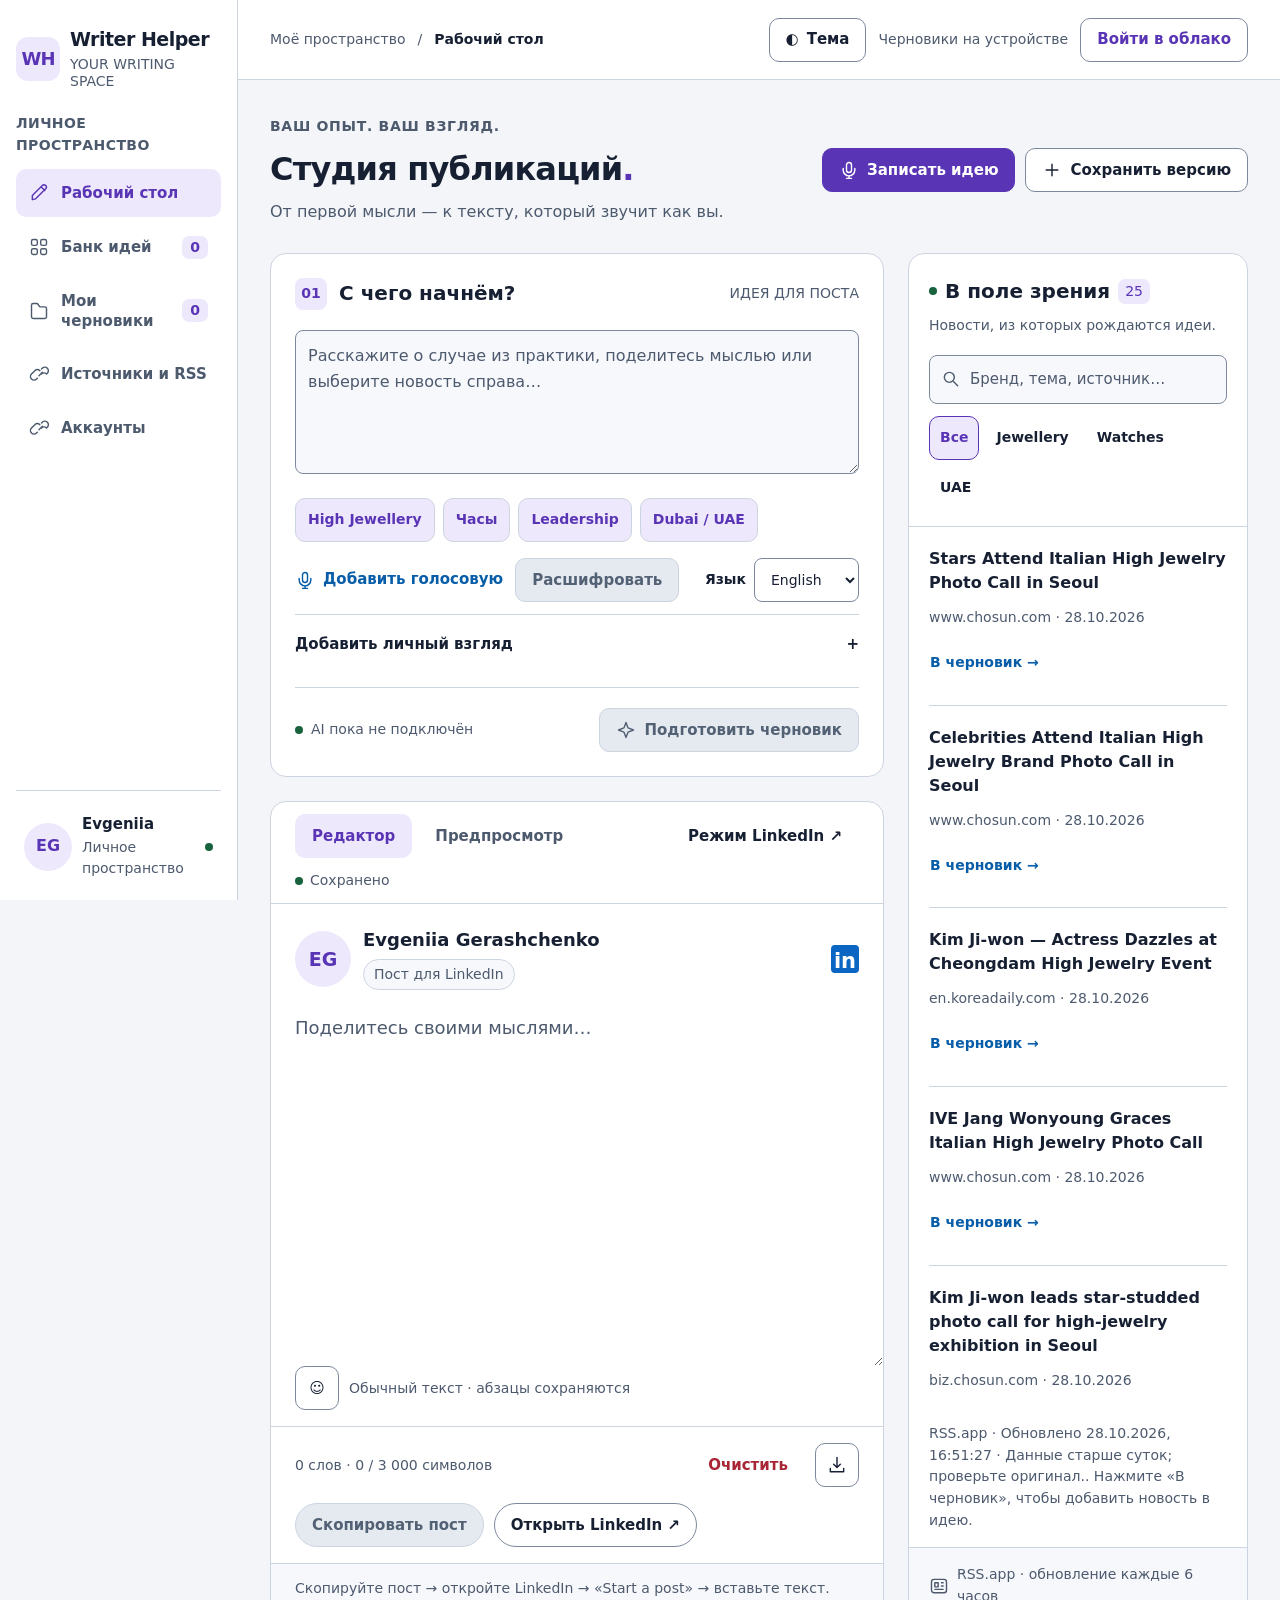
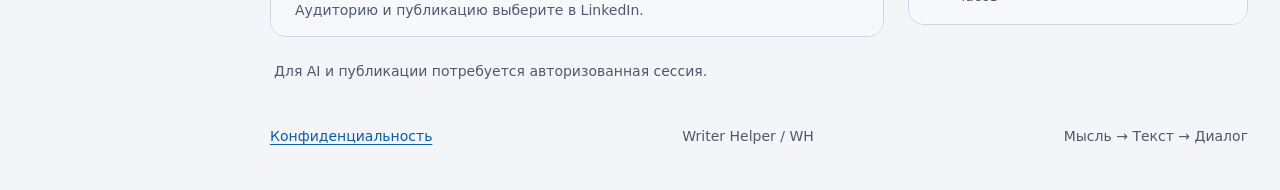
<file: index.html>
<!doctype html>
<html lang="ru">
<head>
<meta charset="utf-8"><meta name="viewport" content="width=device-width,initial-scale=1">
<meta name="theme-color" content="#f3f5f8"><meta name="description" content="Личное пространство для идей, профессиональных новостей и публикаций.">
<title>Writer Helper — WH</title>
<link rel="stylesheet" href="./style.css?v=wh3"><script type="module" src="./app.js?v=wh3"></script>
<script src="./theme.js?v=wh3"></script>
</head>
<body>
<svg class="svg-defs" xmlns="http://www.w3.org/2000/svg"><symbol id="i-pen" viewBox="0 0 24 24"><path d="m15 5 4 4M4 20l4-1L20 7a2.8 2.8 0 0 0-4-4L4 15z"/></symbol><symbol id="i-grid" viewBox="0 0 24 24"><rect x="3" y="3" width="7" height="7" rx="2"/><rect x="14" y="3" width="7" height="7" rx="2"/><rect x="3" y="14" width="7" height="7" rx="2"/><rect x="14" y="14" width="7" height="7" rx="2"/></symbol><symbol id="i-news" viewBox="0 0 24 24"><rect x="3" y="4" width="18" height="16" rx="3"/><path d="M7 8h4v5H7zM15 8h2m-2 4h2M7 16h10"/></symbol><symbol id="i-folder" viewBox="0 0 24 24"><path d="M3 7V5a2 2 0 0 1 2-2h5l3 4h6a2 2 0 0 1 2 2v10a2 2 0 0 1-2 2H5a2 2 0 0 1-2-2z"/></symbol><symbol id="i-link" viewBox="0 0 24 24"><path d="m10 13 4-4m-6 7-1 1a4 4 0 0 1-6-6l4-4a4 4 0 0 1 6 0m2 4a4 4 0 0 1 6 0l1-1a4 4 0 0 0-6-6l-1 1" transform="translate(2 1)"/></symbol><symbol id="i-mic" viewBox="0 0 24 24"><rect x="9" y="3" width="6" height="12" rx="3"/><path d="M5 10v2a7 7 0 0 0 14 0v-2m-7 9v3m-3 0h6"/></symbol><symbol id="i-arrow" viewBox="0 0 24 24"><path d="M5 12h14m-6-6 6 6-6 6"/></symbol><symbol id="i-download" viewBox="0 0 24 24"><path d="M12 3v12m-4-4 4 4 4-4M4 16v4h16v-4"/></symbol><symbol id="i-check" viewBox="0 0 24 24"><path d="m5 12 4 4L19 6"/></symbol><symbol id="i-search" viewBox="0 0 24 24"><circle cx="10" cy="10" r="6"/><path d="m15 15 5 5"/></symbol><symbol id="i-spark" viewBox="0 0 24 24"><path d="m12 3 2.5 6.5L21 12l-6.5 2.5L12 21l-2.5-6.5L3 12l6.5-2.5z"/></symbol><symbol id="i-plus" viewBox="0 0 24 24"><path d="M12 5v14M5 12h14"/></symbol></svg>
<aside class="sidebar">
<a href="#workspace" class="brand" aria-label="Writer Helper, рабочий стол"><span class="brand-mark">WH</span><span>Writer Helper<small>YOUR WRITING SPACE</small></span></a>
<div class="space-label">ЛИЧНОЕ ПРОСТРАНСТВО</div>
<nav class="main-nav" aria-label="Главная навигация">
<button class="nav-item active" data-view="workspace" aria-current="page"><svg><use href="#i-pen"/></svg>Рабочий стол</button>
<button class="nav-item" data-view="ideas"><svg><use href="#i-grid"/></svg>Банк идей<span id="ideas-count" class="nav-count">0</span></button>
<button class="nav-item" data-view="library"><svg><use href="#i-folder"/></svg>Мои черновики<span id="library-count" class="nav-count">0</span></button>
<button class="nav-item" data-view="sources"><svg><use href="#i-link"/></svg>Источники и RSS</button>
<button class="nav-item" data-view="accounts"><svg><use href="#i-link"/></svg>Аккаунты</button></nav>
<div class="sidebar-note"><span class="tiny-dot"></span>Ваш профессиональный фокус<strong>High jewellery.<br>Retail leadership.<br>A point of view.</strong><p>Место, где опыт становится содержательным текстом.</p></div>
<div class="profile-card"><div class="avatar">EG</div><div><strong>Evgeniia</strong><span>Личное пространство</span></div><span class="profile-indicator"></span></div>
</aside>
<div class="app-shell">
<header class="topbar"><div class="breadcrumb">Моё пространство <span>/</span> <strong id="breadcrumb-current">Рабочий стол</strong></div><div class="topbar-right"><button id="theme-toggle" aria-label="Включить тёмную тему" aria-pressed="false">◐ <span>Тема</span></button><span class="private-label"><svg><use href="#i-check"/></svg>Черновики на устройстве</span><button id="cloud-login" class="cloud-login">Войти в облако</button><button id="cloud-logout" class="text-button" hidden>Выйти</button><span class="avatar small">EG</span></div></header>
<main>
<section id="view-workspace" class="view active-view" aria-label="Рабочий стол">
<div class="page-heading"><div><p class="eyebrow">ВАШ ОПЫТ. ВАШ ВЗГЛЯД.</p><h1>Студия публикаций<span>.</span></h1><p>От первой мысли — к тексту, который звучит как вы.</p></div><div class="actions"><button id="quick-capture" class="primary"><svg><use href="#i-mic"/></svg>Записать идею</button><button id="save-draft"><svg><use href="#i-plus"/></svg>Сохранить версию</button></div></div>
<div class="studio-grid">
<div class="composer-column">
<section class="idea-panel panel"><div class="panel-heading"><div class="panel-title"><span class="number">01</span><h2>С чего начнём?</h2></div><span class="subtle-label">ИДЕЯ ДЛЯ ПОСТА</span></div>
<label class="sr-only" for="idea">Ваша идея</label><textarea id="idea" class="idea-input" rows="3" placeholder="Расскажите о случае из практики, поделитесь мыслью или выберите новость справа…"></textarea>
<div class="topic-bar" aria-label="Темы публикаций"><button data-topic="High Jewellery: доверие, происхождение камней, мастерство">High Jewellery</button><button data-topic="Haute horlogerie: экспертиза продукта как преимущество бизнеса">Часы</button><button data-topic="Управление бутиком: команда, CRM и клиентский опыт">Leadership</button><button data-topic="Рынок luxury в Dubai / UAE: мой профессиональный взгляд">Dubai / UAE</button></div>
<div class="idea-tools"><label class="voice-upload" for="audio"><svg><use href="#i-mic"/></svg><span id="audio-label">Добавить голосовую</span><input id="audio" type="file" accept="audio/*,.m4a,.mp4,.webm"></label><button id="transcribe" class="text-button" title="Требуется подключение защищённого API">Расшифровать</button><div class="language-control"><label for="language">Язык</label><select id="language"><option value="en">English</option><option value="ru">Русский</option></select></div></div>
<details class="angle-details"><summary>Добавить личный взгляд <span>+</span></summary><label class="sr-only" for="angle">Ваш вывод или личный пример</label><textarea id="angle" rows="3" placeholder="Что в этой теме знаете именно вы? Какой опыт или вывод стоит добавить?"></textarea></details>
<div class="generate-row"><span class="api-state"><i></i>AI пока не подключён</span><button id="generate" class="primary" title="Генерация появится после подключения защищённого API"><svg><use href="#i-spark"/></svg>Подготовить черновик</button></div></section>
<section class="editor-panel panel"><div class="editor-toolbar"><div class="editor-tabs" role="tablist" aria-label="Режим редактора"><button id="edit-tab" class="selected" role="tab" aria-selected="true">Редактор</button><button id="preview-tab" tabindex="-1" role="tab" aria-selected="false">Предпросмотр</button></div><button id="expand-editor" class="text-button">Режим LinkedIn ↗</button><span id="save-indicator" class="save-indicator"><span class="tiny-dot"></span>Сохранено</span></div>
<div id="editing-surface"><div class="composer-author"><div class="avatar">EG</div><div><strong>Evgeniia Gerashchenko</strong><span class="audience-label">Пост для LinkedIn</span></div><span class="linkedin-logo" aria-label="LinkedIn">in</span></div><label class="sr-only" for="draft">Черновик публикации</label><textarea id="draft" rows="12" aria-describedby="post-length-warning transfer-note" placeholder="Поделитесь своими мыслями…"></textarea><div class="composer-tools"><button id="emoji-toggle" class="icon-button" aria-label="Добавить эмодзи" aria-expanded="false" aria-controls="emoji-picker">☺</button><span>Обычный текст · абзацы сохраняются</span><div id="emoji-picker" class="emoji-picker" role="group" aria-label="Выбрать эмодзи" hidden></div></div></div>
<div id="post-preview" class="post-preview" hidden><div class="post-author"><div class="avatar">EG</div><div><strong>Evgeniia Gerashchenko</strong><span>High Jewelry & Luxury Retail · Dubai</span><small>Предпросмотр публикации · LinkedIn</small></div><span class="linkedin-logo">in</span></div><div id="post-preview-text"></div></div>
<p id="post-length-warning" class="length-warning" role="status" hidden></p><div class="editor-bottom"><p id="word-count"></p><div class="actions"><button id="clear" class="text-button danger">Очистить</button><button id="download" class="icon-button" title="Скачать текст" aria-label="Скачать текст"><svg><use href="#i-download"/></svg></button></div><div class="transfer-actions"><button id="copy-post" class="primary copy-button">Скопировать пост</button><a id="open-linkedin" class="button-link" href="https://www.linkedin.com/feed/" target="_blank" rel="noopener noreferrer">Открыть LinkedIn ↗</a></div><button id="publish" hidden disabled>Публикация через API</button></div><p id="transfer-note" class="transfer-note">Скопируйте пост → откройте LinkedIn → «Start a post» → вставьте текст. Аудиторию и публикацию выберите в LinkedIn.</p><p id="transfer-status" class="transfer-note" role="status" hidden></p></section>
<p id="connection" class="connection-note" role="status">Проверяем подключение…</p>
</div>
<aside class="news-panel panel"><div class="news-header"><div class="news-heading"><span class="live-dot"></span><h2>В поле зрения</h2><span id="news-count" class="badge">RSS</span></div><p>Новости, из которых рождаются идеи.</p><div class="news-search"><svg><use href="#i-search"/></svg><label class="sr-only" for="news-search">Найти новость</label><input id="news-search" type="search" placeholder="Бренд, тема, источник…"></div><div class="news-filter" aria-label="Фильтр новостей"><button class="selected" data-news-filter="all">Все</button><button data-news-filter="jewellery">Jewellery</button><button data-news-filter="watches">Watches</button><button data-news-filter="dubai">UAE</button></div></div><div id="news-list" class="news-list"></div><p id="rss-status" class="rss-status" role="status"></p><div class="news-footer"><svg><use href="#i-news"/></svg>RSS.app · обновление каждые 6 часов</div></aside>
</div></section>
<section id="view-ideas" class="view" hidden><div class="page-heading"><div><p class="eyebrow">НИЧЕГО НЕ ПОТЕРЯТЬ</p><h1>Банк идей<span>.</span></h1><p>Голос, фото, скриншоты и мысли для будущих публикаций.</p></div><button id="ideas-new" class="primary"><svg><use href="#i-plus"/></svg>Новая идея</button></div><p id="ideas-cloud-status" class="cloud-banner" role="status">Для доступа с разных устройств нужен вход в облачный аккаунт.</p><div id="cloud-ideas" class="library-grid"></div><section id="idea-detail" class="panel idea-detail" hidden><div class="panel-heading"><h2 id="idea-detail-title"></h2><button id="idea-detail-close">Закрыть</button></div><p id="idea-detail-body"></p><div class="actions"><button id="idea-to-editor" class="primary">Готовить публикацию →</button><button id="idea-mark-later">На будущее</button></div><div id="idea-attachments"></div></section></section>
<section id="view-library" class="view" hidden><div class="page-heading"><div><p class="eyebrow">ВАШИ ТЕКСТЫ</p><h1>Мои черновики<span>.</span></h1><p>Мысли, к которым стоит вернуться.</p></div><button class="primary" data-view="workspace"><svg><use href="#i-pen"/></svg>К редактору</button></div><div class="library-banner"><svg><use href="#i-folder"/></svg><p>Версии хранятся в этом браузере. Скачивайте важные тексты, чтобы сохранить отдельную копию.</p></div><div id="draft-library" class="library-grid"></div></section>
<section id="view-sources" class="view" hidden><div class="page-heading"><div><p class="eyebrow">РЕДАКЦИОННЫЙ РАДАР</p><h1>Источники и RSS<span>.</span></h1><p>Меньше шума. Больше контекста для вашего профессионального взгляда.</p></div></div><div class="source-intro panel"><span class="live-dot"></span><div><strong>Luxury Intelligence</strong><p>High Jewellery, haute horlogerie, luxury retail и рынок UAE. Заголовок — повод для мысли. Факты всегда проверяйте в оригинале.</p></div><a href="https://rss.app/r/bundle/_BZbsZyrcRhT3rIyx" target="_blank" rel="noopener noreferrer">Открыть RSS.app ↗</a></div><div id="source-list" class="source-grid"></div><details class="advanced-settings panel"><summary>Дополнительные настройки RSS</summary><div class="settings-body"><p>Можно импортировать XML-снимок ленты. Новости заменятся только до следующей загрузки страницы.</p><label for="rss-file">RSS / Atom XML</label><input id="rss-file" type="file" accept=".xml,.rss,.atom,application/xml,text/xml"><hr><label for="widget-url">Публичный iframe URL RSS.app (не API-ключ)</label><input id="widget-url" type="url" placeholder="https://rss.app/embed/…"><div class="actions"><button id="connect-widget">Показать виджет</button><button id="disconnect-widget">Отключить</button></div></div></details><div id="rss-widget"></div></section>
<section id="view-accounts" class="view" hidden><div class="page-heading"><div><p class="eyebrow">ВАШ ПРОФИЛЬ. ВАШ ГОЛОС.</p><h1>Аккаунты<span>.</span></h1><p>Вход в Writer Helper и подключение социальных сетей.</p></div></div><div class="account-grid"><article class="panel account-panel"><span class="account-icon">WH</span><h2>Личное пространство</h2><p>Войдите через GitHub, чтобы открыть свои облачные идеи и черновики. После первой привязки можно входить через LinkedIn.</p><button id="account-login" class="primary">Войти через GitHub</button><button id="linkedin-login">Войти через LinkedIn</button><p id="account-status" role="status"></p></article><article class="panel account-panel"><span class="account-icon linkedin-icon">in</span><h2>LinkedIn</h2><p>Подключите личный профиль для входа в Writer Helper. Пароль LinkedIn остаётся в LinkedIn.</p><p id="linkedin-status" role="status">Проверяем подключение…</p><button id="linkedin-connect" class="primary">Подключить LinkedIn</button><button id="linkedin-disconnect" hidden>Отключить профиль</button><small>Привязка профиля не даёт права публиковать посты. Разрешение на публикацию подключается отдельно.</small></article></div><p id="accounts-message" class="cloud-banner" role="status"></p></section><dialog id="capture-dialog" class="capture-dialog"><div class="panel-heading"><div><h2>Поймать мысль.</h2><p class="muted">Сохраните сейчас. Вернитесь, когда будет время.</p></div><button id="capture-close" aria-label="Закрыть быструю идею">✕</button></div><label for="capture-title">Название</label><input id="capture-title" maxlength="160" placeholder="О чём эта идея?" autocomplete="off"><label for="capture-body">Мысль или заметка</label><textarea id="capture-body" rows="4" placeholder="Можно оставить пустым, если записываете голос или прикрепляете файл."></textarea><div class="capture-tools"><button id="record-start"><svg><use href="#i-mic"/></svg>Записать голос</button><button id="record-stop" hidden>■ Остановить</button><span id="record-timer" aria-live="polite"></span><label class="attachment-picker" for="capture-files">＋ Фото / скрин / файл<input id="capture-files" type="file" multiple></label></div><div id="capture-attachments"></div><p id="capture-status" role="status" class="cloud-banner">Оригиналы сохраняются в закрытом облачном хранилище.</p><div class="actions"><button id="capture-save" class="primary">Сохранить в облако</button><button id="capture-login">Войти через GitHub</button></div></dialog>
<dialog id="editor-focus-dialog" aria-label="Редактор поста LinkedIn"><div class="focus-dialog-header"><strong>Черновик для LinkedIn</strong><button id="close-editor-focus" aria-label="Закрыть режим LinkedIn">✕</button></div><div id="editor-focus-slot"></div></dialog><dialog id="copy-fallback" class="copy-fallback" aria-labelledby="copy-fallback-title"><h2 id="copy-fallback-title">Скопировать пост вручную</h2><p>Браузер не разрешил автоматическое копирование. Выделите текст и нажмите ⌘C или Ctrl+C.</p><textarea id="copy-fallback-text" readonly aria-label="Текст поста для копирования"></textarea><div class="actions"><button id="select-copy-text" class="primary">Выделить весь текст</button><button id="close-copy-fallback">Закрыть</button></div></dialog><p id="status" class="toast" role="status" aria-live="polite"></p>
<dialog id="confirmation"><div class="dialog-heading"><h2>Опубликовать в LinkedIn?</h2><p>Проверьте финальную версию. Текст станет виден вашей аудитории.</p></div><pre id="preview"></pre><div class="actions"><button id="cancel">Вернуться к правкам</button><button id="confirm" class="primary">Подтверждаю публикацию</button></div></dialog>
</main><footer class="app-footer"><a href="./privacy.html" target="_blank" rel="noopener">Конфиденциальность</a><span>Writer Helper / WH</span><span>Мысль → Текст → Диалог</span></footer>
</div>
</body></html>
</file>
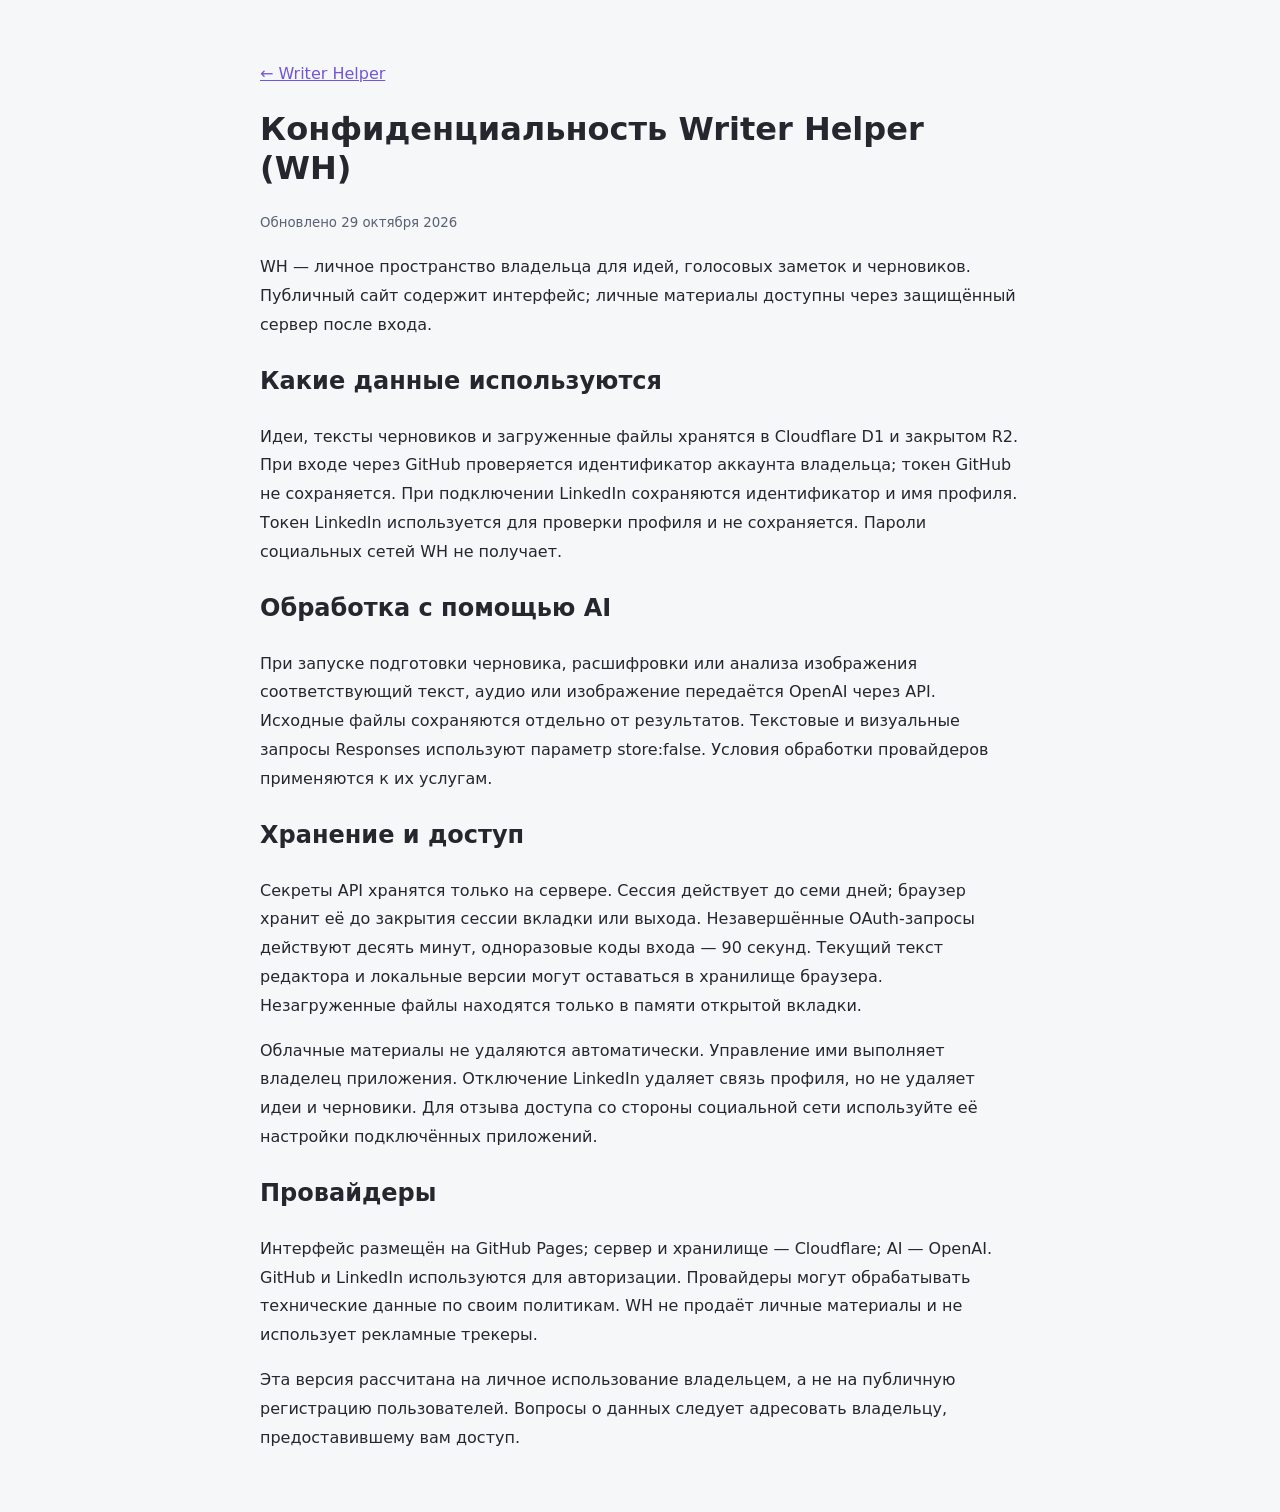
<file: privacy.html>
<!doctype html><html lang="ru"><head><meta charset="utf-8"><meta name="viewport" content="width=device-width,initial-scale=1"><title>Конфиденциальность — Writer Helper</title><style>body{max-width:760px;margin:60px auto;padding:0 24px;font:16px/1.8 system-ui;color:#25272f;background:#f6f7f9}h1{line-height:1.2}a{color:#7356d5}small{color:#596172}</style></head><body><a href="./">← Writer Helper</a><h1>Конфиденциальность Writer Helper (WH)</h1><small>Обновлено 29 октября 2026</small><p>WH — личное пространство владельца для идей, голосовых заметок и черновиков. Публичный сайт содержит интерфейс; личные материалы доступны через защищённый сервер после входа.</p><h2>Какие данные используются</h2><p>Идеи, тексты черновиков и загруженные файлы хранятся в Cloudflare D1 и закрытом R2. При входе через GitHub проверяется идентификатор аккаунта владельца; токен GitHub не сохраняется. При подключении LinkedIn сохраняются идентификатор и имя профиля. Токен LinkedIn используется для проверки профиля и не сохраняется. Пароли социальных сетей WH не получает.</p><h2>Обработка с помощью AI</h2><p>При запуске подготовки черновика, расшифровки или анализа изображения соответствующий текст, аудио или изображение передаётся OpenAI через API. Исходные файлы сохраняются отдельно от результатов. Текстовые и визуальные запросы Responses используют параметр store:false. Условия обработки провайдеров применяются к их услугам.</p><h2>Хранение и доступ</h2><p>Секреты API хранятся только на сервере. Сессия действует до семи дней; браузер хранит её до закрытия сессии вкладки или выхода. Незавершённые OAuth-запросы действуют десять минут, одноразовые коды входа — 90 секунд. Текущий текст редактора и локальные версии могут оставаться в хранилище браузера. Незагруженные файлы находятся только в памяти открытой вкладки.</p><p>Облачные материалы не удаляются автоматически. Управление ими выполняет владелец приложения. Отключение LinkedIn удаляет связь профиля, но не удаляет идеи и черновики. Для отзыва доступа со стороны социальной сети используйте её настройки подключённых приложений.</p><h2>Провайдеры</h2><p>Интерфейс размещён на GitHub Pages; сервер и хранилище — Cloudflare; AI — OpenAI. GitHub и LinkedIn используются для авторизации. Провайдеры могут обрабатывать технические данные по своим политикам. WH не продаёт личные материалы и не использует рекламные трекеры.</p><p>Эта версия рассчитана на личное использование владельцем, а не на публичную регистрацию пользователей. Вопросы о данных следует адресовать владельцу, предоставившему вам доступ.</p></body></html>
</file>
<file: style.css>
/* WH interface: one palette per theme, shared semantic components. */
:root{color-scheme:light;--bg:#f3f5f8;--paper:#fff;--inset:#f7f8fc;--text:#172033;--muted:#4d5a6e;--line:#ccd4e0;--control:#7c899d;--accent:#5935b5;--accent-soft:#eee8fc;--primary:#5935b5;--on-primary:#fff;--link:#075da8;--danger:#a82536;--success:#18633e;--disabled:#e5eaf1;--disabled-text:#536175;--sidebar:238px;--shadow:0 12px 40px #14223812}
:root[data-theme=dark]{color-scheme:dark;--bg:#10151e;--paper:#1b2330;--inset:#141c28;--text:#f0f4fb;--muted:#b8c5d8;--line:#48566d;--control:#8192ac;--accent:#cbb7ff;--accent-soft:#35294e;--primary:#7650d5;--on-primary:#fff;--link:#9acaff;--danger:#ffb3bc;--success:#8bdfb3;--disabled:#293548;--disabled-text:#bdc9dc;--shadow:0 12px 40px #0003}
*{box-sizing:border-box}body{margin:0;background:var(--bg);color:var(--text);font:16px/1.55 system-ui,-apple-system,BlinkMacSystemFont,'Segoe UI',sans-serif}button,input,textarea,select{font:inherit}button,a,input,textarea,select{touch-action:manipulation;-webkit-tap-highlight-color:transparent}button,.button-link{display:inline-flex;align-items:center;justify-content:center;gap:8px;min-height:44px;padding:10px 16px;border:1px solid var(--control);border-radius:10px;background:var(--paper);color:var(--text);font-size:15px;line-height:1.35;font-weight:600;cursor:pointer;text-decoration:none}button:hover,.button-link:hover{background:var(--accent-soft);border-color:var(--accent)}button:disabled{background:var(--disabled);color:var(--disabled-text);border-color:var(--line);cursor:not-allowed;opacity:1}button.primary,.primary{background:var(--primary);border-color:var(--primary);color:var(--on-primary)}button.primary:hover{filter:brightness(1.1)}button.primary:disabled{background:var(--disabled);border-color:var(--line);color:var(--disabled-text);filter:none}a{color:var(--link);text-underline-offset:3px}a:hover{text-decoration:underline}svg{width:20px;height:20px;fill:none;stroke:currentColor;stroke-width:1.7;stroke-linecap:round;stroke-linejoin:round;flex-shrink:0}.svg-defs{position:absolute;width:0;height:0;overflow:hidden}[hidden]{display:none!important}.sr-only{position:absolute;width:1px;height:1px;padding:0;margin:-1px;overflow:hidden;clip:rect(0,0,0,0);white-space:nowrap;border:0}button:focus-visible,a:focus-visible,input:focus-visible,textarea:focus-visible,select:focus-visible,summary:focus-visible{outline:3px solid var(--accent);outline-offset:3px}h1,h2,h3,p{margin-top:0}h1{font-size:32px;line-height:1.2;letter-spacing:-.8px;margin-bottom:12px}h2{font-size:20px;line-height:1.35;margin-bottom:0}h3{font-size:18px}small{font-size:14px}::placeholder{color:var(--muted);opacity:1}input,textarea,select{color:var(--text);background:var(--paper);border:1px solid var(--control);border-radius:8px;padding:12px;width:100%;min-width:0}textarea{resize:vertical;line-height:1.65}input[type=file]{padding:8px}label{font-weight:550}summary{cursor:pointer;min-height:44px;padding:10px 0;font-weight:600}hr{border:0;border-top:1px solid var(--line);margin:24px 0}.muted,.subtle-label,.eyebrow,.space-label,.private-label,.save-indicator,.connection-note,.api-state,.app-footer,.breadcrumb{color:var(--muted);font-size:14px}.danger{color:var(--danger)}.actions{display:flex;align-items:center;gap:10px;flex-wrap:wrap}.text-button{background:transparent;border-color:transparent}.icon-button{width:44px;padding:10px}.panel{background:var(--paper);border:1px solid var(--line);border-radius:16px}.panel-heading{display:flex;align-items:center;justify-content:space-between;gap:16px;margin-bottom:20px}.panel-title{display:flex;align-items:center;gap:12px}.number{display:grid;place-items:center;min-width:32px;height:32px;border-radius:8px;background:var(--accent-soft);color:var(--accent);font-size:14px;font-weight:700}
/* Navigation remains labelled at every screen size. */
.sidebar{position:fixed;inset:0 auto 0 0;width:var(--sidebar);background:var(--paper);border-right:1px solid var(--line);display:flex;flex-direction:column;padding:28px 16px 20px;z-index:20;overflow-y:auto}.brand{display:flex;align-items:center;gap:10px;margin:0 0 30px;color:var(--text);text-decoration:none;font-size:19px;font-weight:750;letter-spacing:-.5px;line-height:1.2}.brand:hover{text-decoration:none}.brand-mark{display:grid;place-items:center;flex-shrink:0;width:44px;height:44px;border-radius:12px;background:var(--accent-soft);color:var(--accent);font-size:18px;letter-spacing:-1px}.brand small{display:block;font-size:14px;font-weight:500;letter-spacing:0;color:var(--muted);margin-top:5px}.space-label{margin-bottom:12px;font-size:14px;font-weight:700;letter-spacing:.4px}.main-nav{display:grid;gap:6px}.nav-item{justify-content:flex-start;gap:12px;text-align:left;width:100%;min-height:48px;font-size:15px;border-color:transparent;background:transparent;color:var(--muted);padding:12px}.nav-item.active{background:var(--accent-soft);color:var(--accent);font-weight:700}.nav-count,.badge{display:inline-grid;place-items:center;min-width:26px;padding:2px 7px;border-radius:7px;background:var(--accent-soft);color:var(--accent);font-size:14px}.nav-count{margin-left:auto}.sidebar-note{margin-top:40px;color:var(--muted);font-size:14px;padding:0 12px}.sidebar-note strong{display:block;margin:16px 0;color:var(--text);font-size:18px;line-height:1.5;font-weight:600}.sidebar-note p{font-size:14px}.profile-card{margin-top:auto;display:flex;align-items:center;gap:10px;padding:22px 8px 0;border-top:1px solid var(--line)}.profile-card strong{font-size:15px;display:block}.profile-card span:not(.profile-indicator){display:block;font-size:14px;color:var(--muted)}.avatar{display:grid;place-items:center;flex-shrink:0;width:48px;height:48px;border-radius:50%;background:var(--accent-soft);color:var(--accent);font-size:16px;font-weight:700}.avatar.small{width:36px;height:36px;font-size:14px}.tiny-dot,.live-dot,.profile-indicator{display:inline-block;width:8px;height:8px;border-radius:50%;background:var(--success);flex-shrink:0}.profile-indicator{margin-left:auto}.app-shell{margin-left:var(--sidebar);min-width:0}.topbar{min-height:80px;padding:16px 32px;display:flex;align-items:center;justify-content:space-between;gap:20px;border-bottom:1px solid var(--line);background:var(--paper)}.breadcrumb,.topbar-right{display:flex;align-items:center;gap:12px;flex-wrap:wrap}.breadcrumb strong{color:var(--text);font-weight:600}.private-label{display:flex;align-items:center;gap:6px}.private-label svg{width:16px}.cloud-login{color:var(--accent)}#theme-toggle{min-width:44px}.topbar-right .avatar{display:none}main{max-width:1560px;padding:36px 32px 0;margin:0 auto}.page-heading{display:flex;align-items:center;justify-content:space-between;gap:24px;margin-bottom:28px}.page-heading p{color:var(--muted);margin-bottom:0;max-width:680px}.page-heading .eyebrow{margin-bottom:12px;font-size:14px;font-weight:650;letter-spacing:.7px}h1>span{color:var(--accent)}.studio-grid{display:grid;grid-template-columns:minmax(0,1fr) 340px;align-items:start;gap:24px}.composer-column{min-width:0;display:grid;gap:24px}.idea-panel{padding:24px}.idea-input{min-height:144px;font-size:16px;background:var(--inset)}.topic-bar{display:flex;gap:8px;flex-wrap:wrap;margin:16px 0}.topic-bar button{font-size:14px;min-height:38px;padding:8px 12px;border-color:var(--line);background:var(--accent-soft);color:var(--accent)}.idea-tools{display:flex;gap:12px;align-items:center;flex-wrap:wrap;margin-bottom:12px}.voice-upload{position:relative;display:inline-flex;align-items:center;gap:8px;cursor:pointer;min-height:44px;color:var(--link);font-size:15px;overflow:hidden;max-width:100%}.voice-upload span{overflow:hidden;text-overflow:ellipsis;white-space:nowrap}.voice-upload input{position:absolute;inset:0;width:100%;opacity:0;cursor:pointer}.language-control{display:flex;align-items:center;gap:8px;margin-left:auto;font-size:14px}.language-control select{width:auto;padding:9px 12px;min-height:44px}.angle-details{border-top:1px solid var(--line);padding-top:8px;margin:8px 0}.angle-details summary{display:flex;justify-content:space-between;color:var(--text);font-size:15px}.angle-details textarea{background:var(--inset)}.generate-row{display:flex;align-items:center;justify-content:space-between;gap:16px;flex-wrap:wrap;padding-top:20px;margin-top:20px;border-top:1px solid var(--line)}.api-state{display:flex;align-items:center;gap:8px;max-width:100%}.api-state i{width:8px;height:8px;background:var(--success);border-radius:50%}
/* Plain-text post composer: LinkedIn's 18px / 27px typography. */
.editor-panel{overflow:hidden}.editor-toolbar{display:flex;align-items:center;justify-content:space-between;gap:12px;padding:12px 24px;border-bottom:1px solid var(--line);flex-wrap:wrap}.editor-tabs{display:flex;gap:6px}.editor-tabs button{border-color:transparent;background:transparent;color:var(--muted);font-size:15px}.editor-tabs .selected{background:var(--accent-soft);color:var(--accent)}.save-indicator{display:flex;gap:7px;align-items:center}.composer-author{display:flex;align-items:center;gap:12px;padding:24px 24px 16px}.composer-author .avatar{width:56px;height:56px;font-size:19px}.composer-author strong{display:block;font-size:18px;line-height:1.35}.audience-label{display:inline-block;border-radius:16px;background:var(--inset);border:1px solid var(--line);color:var(--muted);font-size:14px;padding:4px 10px;margin-top:6px}.linkedin-logo{display:grid;place-items:center;width:28px;height:28px;background:#0a66c2;color:#fff;border-radius:4px;font-size:21px;font-weight:750;margin-left:auto}#draft{display:block;width:100%;min-height:360px;max-height:900px;padding:8px 24px 24px;border:0;border-radius:0;background:var(--paper);font:400 18px/27px system-ui,-apple-system,BlinkMacSystemFont,'Segoe UI',sans-serif;color:var(--text);resize:vertical;white-space:pre-wrap;overflow-wrap:anywhere}#draft:focus-visible{outline-offset:-4px}#draft::placeholder{color:var(--muted)}.composer-tools{display:flex;gap:10px;align-items:center;padding:0 24px 16px;position:relative}.composer-tools>span{font-size:14px;color:var(--muted)}.emoji-picker{position:absolute;bottom:65px;left:24px;background:var(--paper);border:1px solid var(--control);box-shadow:var(--shadow);padding:12px;display:flex;flex-wrap:wrap;gap:6px;width:280px;border-radius:12px;z-index:2}.emoji-picker button{font-size:22px;min-width:44px;padding:6px}.editor-bottom{border-top:1px solid var(--line);padding:16px 24px;display:flex;align-items:center;justify-content:space-between;gap:16px;flex-wrap:wrap}#word-count{font-size:14px;color:var(--muted);margin:0;font-variant-numeric:tabular-nums}.length-warning,#word-count.over-limit{color:var(--danger)}.length-warning{padding:0 24px 16px;font-size:14px;margin:0}.transfer-actions{display:flex;gap:10px;flex-wrap:wrap;align-items:center}.transfer-actions .button-link{border-radius:24px}.copy-button{border-radius:24px!important}.transfer-note{font-size:14px;color:var(--muted);border-top:1px solid var(--line);padding:14px 24px;margin:0;background:var(--inset)}.post-preview{padding:24px;background:var(--paper)}.post-author{display:flex;align-items:center;gap:12px;margin-bottom:20px}.post-author strong{font-size:16px}.post-author span:not(.linkedin-logo),.post-author small{display:block;color:var(--muted);font-size:14px}#post-preview-text{white-space:pre-wrap;overflow-wrap:anywhere;font:16px/1.5 system-ui,sans-serif;min-height:260px}.connection-note{margin:0;padding:0 4px}.news-panel{overflow:hidden;position:sticky;top:20px}.news-header{padding:24px 20px 16px;border-bottom:1px solid var(--line)}.news-heading{display:flex;align-items:center;gap:8px;flex-wrap:wrap}.news-header>p{font-size:14px;color:var(--muted);margin:10px 0 18px}.news-search{position:relative;display:flex;align-items:center}.news-search svg{position:absolute;left:12px;color:var(--muted)}.news-search input{padding-left:40px;min-height:44px;font-size:15px;background:var(--inset)}.news-filter{display:flex;gap:6px;flex-wrap:wrap;margin-top:12px}.news-filter button{font-size:14px;min-height:38px;padding:7px 10px;border-color:transparent}.news-filter .selected{background:var(--accent-soft);color:var(--accent);border-color:var(--accent)}.news-list{max-height:880px;overflow-y:auto;padding:0 20px}.source-card{padding:22px;background:var(--paper);border:1px solid var(--line);border-radius:12px;min-width:0}.source-card>a{font-size:17px;line-height:1.5;color:var(--text);font-weight:650;text-decoration:none;display:block;overflow-wrap:anywhere}.source-card>a:hover{color:var(--link);text-decoration:underline}.source-card p{font-size:14px;color:var(--muted);margin:12px 0}.source-card .step{color:var(--accent);font-weight:600}.source-card button{font-size:14px;color:var(--link);border-color:transparent;padding:8px 0;background:transparent;min-height:40px}.news-list .source-card{padding:20px 0;border:0;border-bottom:1px solid var(--line);border-radius:0}.news-list .source-card>a{font-size:16px;line-height:1.5}.news-list .source-card p{overflow-wrap:anywhere}.news-empty{padding:24px 0;color:var(--muted);font-size:15px}.rss-status{padding:16px 20px;margin:0;color:var(--muted);font-size:14px;overflow-wrap:anywhere}.news-footer{display:flex;align-items:center;gap:8px;padding:16px 20px;background:var(--inset);border-top:1px solid var(--line);color:var(--muted);font-size:14px}.source-grid,.library-grid{display:grid;grid-template-columns:repeat(2,minmax(0,1fr));gap:20px;margin:24px 0}.source-intro{display:flex;align-items:flex-start;gap:14px;padding:24px;flex-wrap:wrap}.source-intro .live-dot{margin-top:8px}.source-intro strong{font-size:18px}.source-intro p{max-width:640px;margin:8px 0 0;color:var(--muted);font-size:15px}.source-intro>a{margin-left:auto;font-size:15px;min-height:44px;padding:8px 0}.advanced-settings{padding:12px 24px}.settings-body{padding:12px 0}.settings-body>label{display:block;margin:16px 0 8px;font-size:15px}.settings-body .actions{margin:16px 0}.settings-body p{color:var(--muted);font-size:15px}#rss-widget iframe{width:100%;height:600px;border:1px solid var(--line);border-radius:12px;margin-top:24px}.library-banner,.cloud-banner{background:var(--inset);border:1px solid var(--line);padding:18px 20px;border-radius:12px;color:var(--muted);font-size:15px}.library-banner{display:flex;align-items:flex-start;gap:12px}.library-banner p{margin:0}.library-item{background:var(--paper);border:1px solid var(--line);padding:24px;border-radius:14px;overflow-wrap:anywhere}.library-item strong{font-size:18px;line-height:1.45;display:block}.library-item p{font-size:15px;white-space:pre-wrap}.library-item button{margin:8px 8px 0 0}.library-grid:empty{display:none}.account-grid{display:grid;grid-template-columns:repeat(2,minmax(0,1fr));gap:24px}.account-panel{padding:28px}.account-panel h2{margin:16px 0}.account-panel p{color:var(--muted);font-size:16px}.account-panel button{margin:8px 8px 8px 0}.account-panel small{display:block;font-size:14px;color:var(--muted);margin-top:16px}.account-icon{display:grid;place-items:center;width:48px;height:48px;border-radius:12px;background:var(--accent-soft);color:var(--accent);font-size:18px;font-weight:750}.linkedin-icon{background:#0a66c2;color:#fff;font-size:29px}#accounts-message:empty{display:none}.app-footer{padding:32px;display:flex;align-items:center;justify-content:space-between;gap:16px;flex-wrap:wrap;max-width:1560px;margin:0 auto}.app-footer a{font-size:14px}
/* Capture, attachments and dialogs share the same readable palette. */
dialog{width:min(640px,calc(100% - 32px));max-height:calc(100dvh - 40px);overflow-y:auto;border:1px solid var(--control);border-radius:18px;padding:28px;background:var(--paper);color:var(--text);box-shadow:var(--shadow)}dialog::backdrop{background:#090f1ab8;backdrop-filter:blur(3px)}dialog h2{font-size:24px}dialog p{font-size:16px;color:var(--muted)}dialog pre{white-space:pre-wrap;overflow-wrap:anywhere;max-height:45vh;overflow:auto;background:var(--inset);padding:20px;border-radius:8px;font:16px/1.6 system-ui;margin:24px 0}.capture-dialog label:not(.attachment-picker){display:block;margin:20px 0 8px;font-size:15px}.capture-dialog .panel-heading{align-items:flex-start}.capture-dialog .panel-heading p{margin:8px 0 0;font-size:15px}.capture-dialog input,.capture-dialog textarea{background:var(--inset);font-size:16px}.capture-tools{display:flex;align-items:center;gap:12px;flex-wrap:wrap;margin:20px 0}.attachment-picker{display:inline-flex;align-items:center;min-height:44px;color:var(--link);position:relative;font-size:15px;cursor:pointer;padding:10px 0;overflow:hidden}.attachment-picker input{position:absolute;inset:0;opacity:0;cursor:pointer}#record-stop{color:var(--danger)}#record-timer{color:var(--danger);font-size:16px;font-variant-numeric:tabular-nums}.pending-file{display:flex;align-items:center;justify-content:space-between;gap:16px;padding:12px 0;border-bottom:1px solid var(--line);font-size:15px}.pending-file span{overflow-wrap:anywhere}.idea-detail{padding:28px;margin-top:24px}.idea-detail>p,.attachment-result{white-space:pre-wrap;overflow-wrap:anywhere;font-size:16px;line-height:1.65}.attachment-card{border-top:1px solid var(--line);padding:24px 0}.attachment-card>strong{font-size:17px;display:block;overflow-wrap:anywhere}.attachment-card .muted{font-size:14px}.attachment-card>button{margin:10px 8px 0 0}.attachment-card img{max-width:100%;max-height:480px;object-fit:contain;border-radius:12px;display:block;margin-top:20px}.attachment-card audio{width:100%;margin-top:20px}.toast{position:fixed;bottom:20px;left:calc(var(--sidebar) + 24px);right:24px;max-width:760px;width:fit-content;z-index:100;padding:16px 20px;background:var(--paper);color:var(--text);border:1px solid var(--control);box-shadow:var(--shadow);border-radius:12px;font-size:16px;line-height:1.5;margin:0;overflow-wrap:anywhere}.toast:empty{display:none}.copy-fallback{width:min(640px,calc(100% - 32px))}.copy-fallback textarea{min-height:240px;font-size:16px}.copy-fallback .actions{margin-top:20px}
@media(min-width:1600px){.studio-grid{grid-template-columns:minmax(0,1fr) 390px}}
@media(max-width:1250px){:root{--sidebar:218px}.topbar{padding:16px 24px}.private-label{max-width:190px}main{padding:28px 24px 0}.studio-grid{grid-template-columns:minmax(0,1fr) 300px;gap:20px}.page-heading{align-items:flex-start}.page-heading>.actions{flex-direction:column;align-items:stretch}.idea-panel{padding:20px}.generate-row>.primary{width:100%}.account-grid{grid-template-columns:1fr}}
@media(max-width:1050px){:root{--sidebar:210px}.studio-grid{grid-template-columns:minmax(0,1fr)}.news-panel{position:static}.news-list{max-height:600px}.page-heading{flex-wrap:wrap}.page-heading>.actions{flex-direction:row}.topbar{flex-wrap:wrap;gap:12px}.sidebar-note{display:none}.source-grid,.library-grid{grid-template-columns:1fr}.brand{font-size:17px}.brand small{font-size:14px}}
@media(max-width:700px){:root{--sidebar:0px}.sidebar{position:static;width:auto;overflow:visible;padding:16px;border:0;border-bottom:1px solid var(--line)}.brand{margin-bottom:16px;font-size:20px}.brand small{font-size:14px}.space-label,.sidebar-note,.profile-card{display:none}.main-nav{display:flex;gap:6px;overflow-x:auto;padding:4px 0 8px}.nav-item{width:auto;flex-shrink:0;white-space:nowrap;min-height:44px;font-size:14px;padding:10px 12px}.nav-item svg{display:none}.nav-count{font-size:14px;min-width:22px}.app-shell{margin-left:0}.topbar{min-height:68px;padding:12px 16px;align-items:center}.topbar-right{gap:8px}.breadcrumb{font-size:14px}.breadcrumb>strong{font-size:14px}.private-label{display:none}#theme-toggle span{display:none}.cloud-login{font-size:14px;padding:10px 12px}main{padding:24px 16px 0}.page-heading{gap:18px;margin-bottom:24px}.page-heading h1{font-size:28px}.page-heading p{font-size:16px}.page-heading .eyebrow{font-size:14px}.page-heading>.actions{width:100%;display:grid;grid-template-columns:1fr 1fr;gap:8px}.page-heading>.actions>button{font-size:14px;padding:10px 12px}.studio-grid{gap:20px}.composer-column{gap:20px}.idea-panel{padding:20px}.panel-heading{gap:10px;flex-wrap:wrap}.subtle-label{font-size:14px}.language-control{margin-left:0}.topic-bar button{font-size:14px}.editor-toolbar{padding:12px 16px}.save-indicator{font-size:14px}.composer-author{padding:20px 16px 16px;gap:10px}.composer-author .avatar{width:48px;height:48px}.composer-author strong{font-size:17px}.audience-label{font-size:14px}#draft{padding:8px 16px 20px;min-height:330px;font-size:18px;line-height:27px}.composer-tools{padding:0 16px 16px}.composer-tools>span{font-size:14px}.editor-bottom{padding:16px}.transfer-actions{display:grid;grid-template-columns:1fr;width:100%}.transfer-note{padding:16px}.length-warning{padding:0 16px 16px}.post-preview{padding:20px 16px}.post-author{align-items:flex-start}.post-author span:not(.linkedin-logo){font-size:14px}.news-header{padding:20px}.account-panel,.source-intro,.library-item,.idea-detail{padding:20px}.source-intro>a{margin-left:0}.account-panel h2{font-size:22px}.app-footer{padding:24px 16px}.app-footer>span:last-child{display:none}dialog{padding:22px;width:calc(100% - 24px);max-height:calc(100dvh - 24px)}.capture-tools{gap:10px}.toast{left:12px;right:12px;width:auto;bottom:12px;font-size:15px}.emoji-picker{left:16px}.actions{gap:8px}}
@media(prefers-reduced-motion:no-preference){button,a{transition:background-color .15s,border-color .15s}}
/* Keep navigation in view without decorative copy pushing it off screen. */
.sidebar-note{display:none}.sidebar .brand{margin-bottom:24px}.topic-bar button,.news-filter button,.source-card button{min-height:44px}
@media(min-width:1051px) and (max-width:1250px){:root{--sidebar:238px}}
.capture-dialog .panel-heading{flex-wrap:nowrap}.capture-dialog .panel-heading>div{min-width:0}#capture-close{flex-shrink:0}
.source-card>a{min-height:44px}.app-footer a{display:inline-flex;align-items:center;min-height:44px}
#editor-focus-dialog{width:min(800px,calc(100% - 32px));padding:0;max-height:calc(100dvh - 48px)}#editor-focus-dialog .editor-panel{border:0;border-radius:0}#editor-focus-dialog .focus-dialog-header{display:flex;align-items:center;justify-content:space-between;gap:16px;padding:12px 24px;background:var(--paper);border-bottom:1px solid var(--line);position:sticky;top:0;z-index:3}#editor-focus-dialog .editor-toolbar{padding:8px 24px}#editor-focus-dialog #draft{min-height:300px;max-height:55dvh}#editor-focus-dialog .focus-dialog-header strong{font-size:16px}
@media(max-width:700px){#editor-focus-dialog{width:calc(100% - 16px);max-height:calc(100dvh - 16px)}#editor-focus-dialog .focus-dialog-header{padding:12px 16px}#editor-focus-dialog .editor-toolbar{padding:8px 16px}#editor-focus-dialog #draft{min-height:280px}}
/* In focused mode, keep transfer actions visible while the post scrolls. */
#editor-focus-dialog .editor-panel{display:flex;flex-direction:column;height:calc(100dvh - 124px);max-height:850px}#editor-focus-dialog .editor-toolbar{flex-shrink:0}#editor-focus-dialog #editing-surface,#editor-focus-dialog #post-preview{flex:1;min-height:140px;overflow:auto}#editor-focus-dialog .editor-bottom{flex-shrink:0;display:grid;grid-template-columns:1fr auto;gap:12px;background:var(--paper)}#editor-focus-dialog .transfer-actions{grid-column:1/-1}#editor-focus-dialog #transfer-note{display:none}#editor-focus-dialog #transfer-status{flex-shrink:0;max-height:100px;overflow:auto}#editor-focus-dialog #post-length-warning{flex-shrink:0;max-height:80px;overflow:auto}
@media(max-width:700px){#editor-focus-dialog .editor-panel{height:calc(100dvh - 98px)}#editor-focus-dialog .transfer-actions{display:flex}#editor-focus-dialog .transfer-actions>*{flex:1;font-size:14px}#editor-focus-dialog .editor-bottom{padding:12px 16px;gap:8px}#editor-focus-dialog #word-count{font-size:14px}}
</file>
